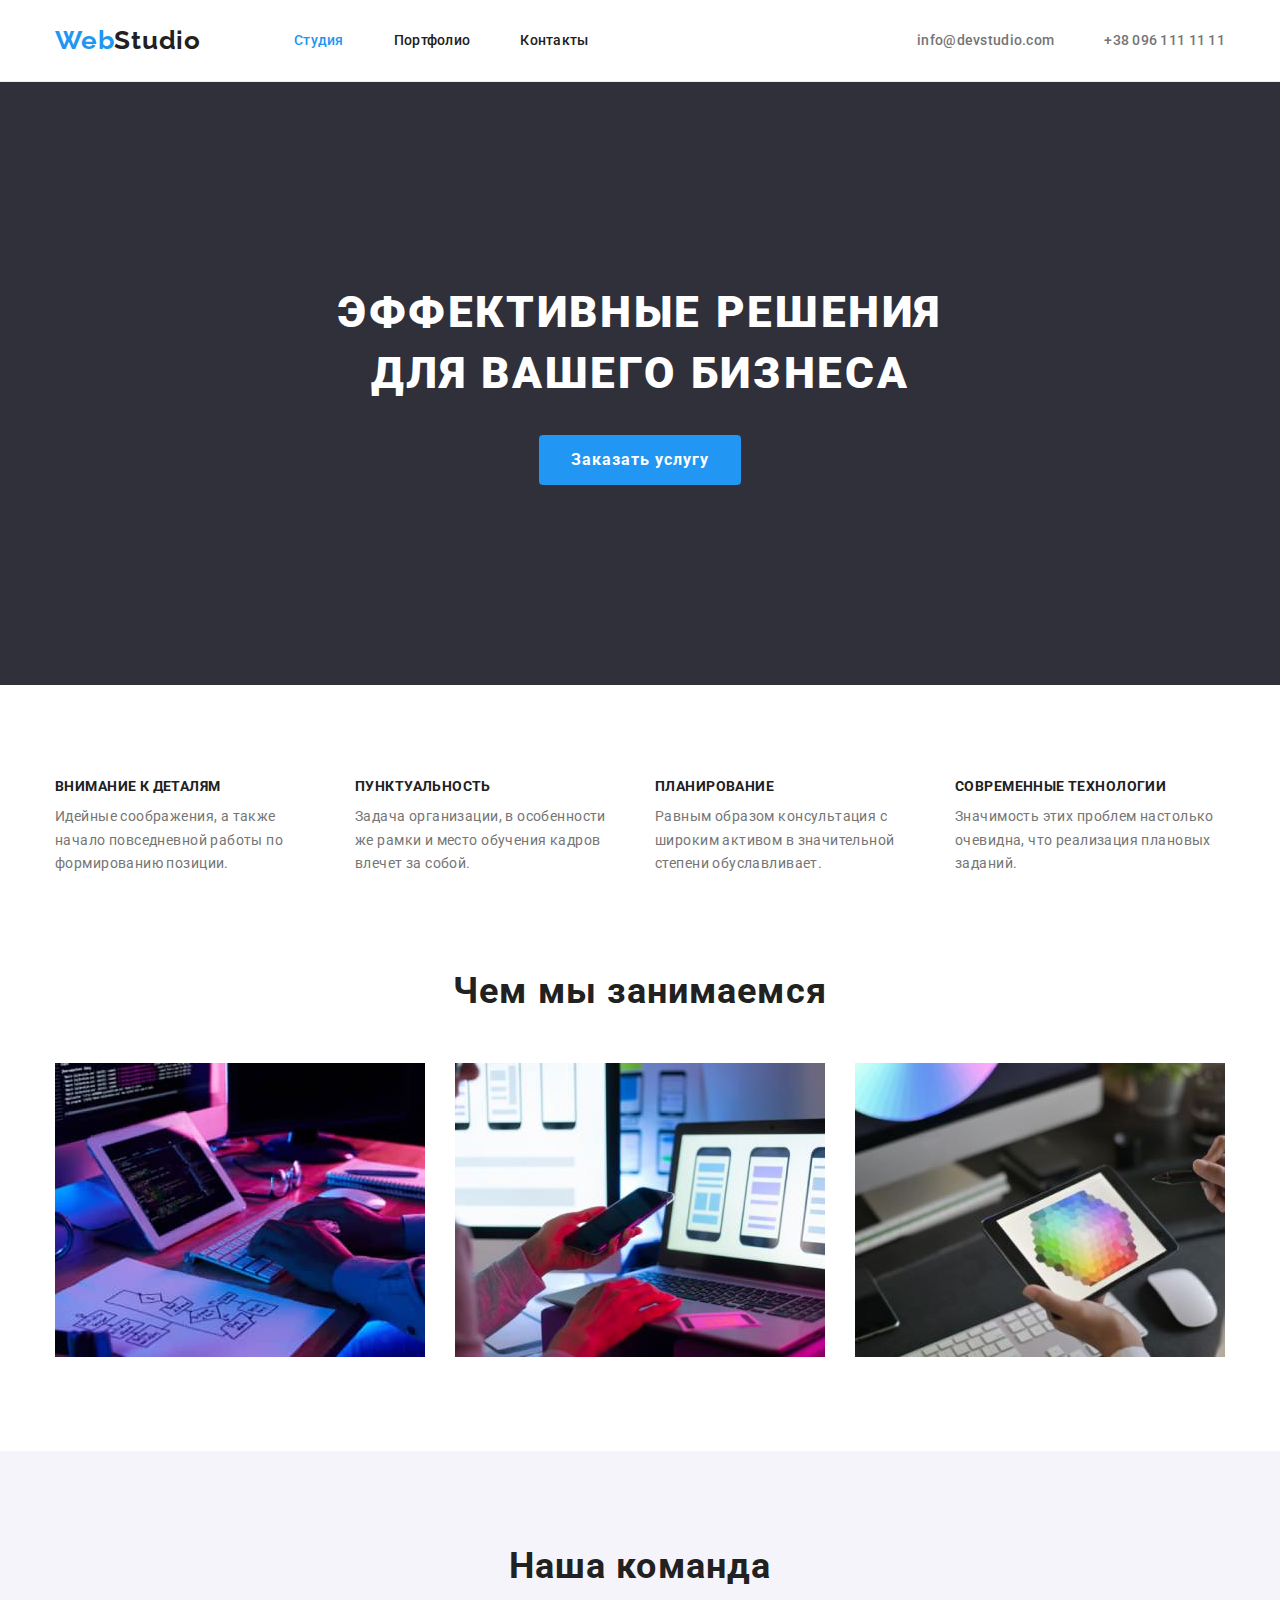
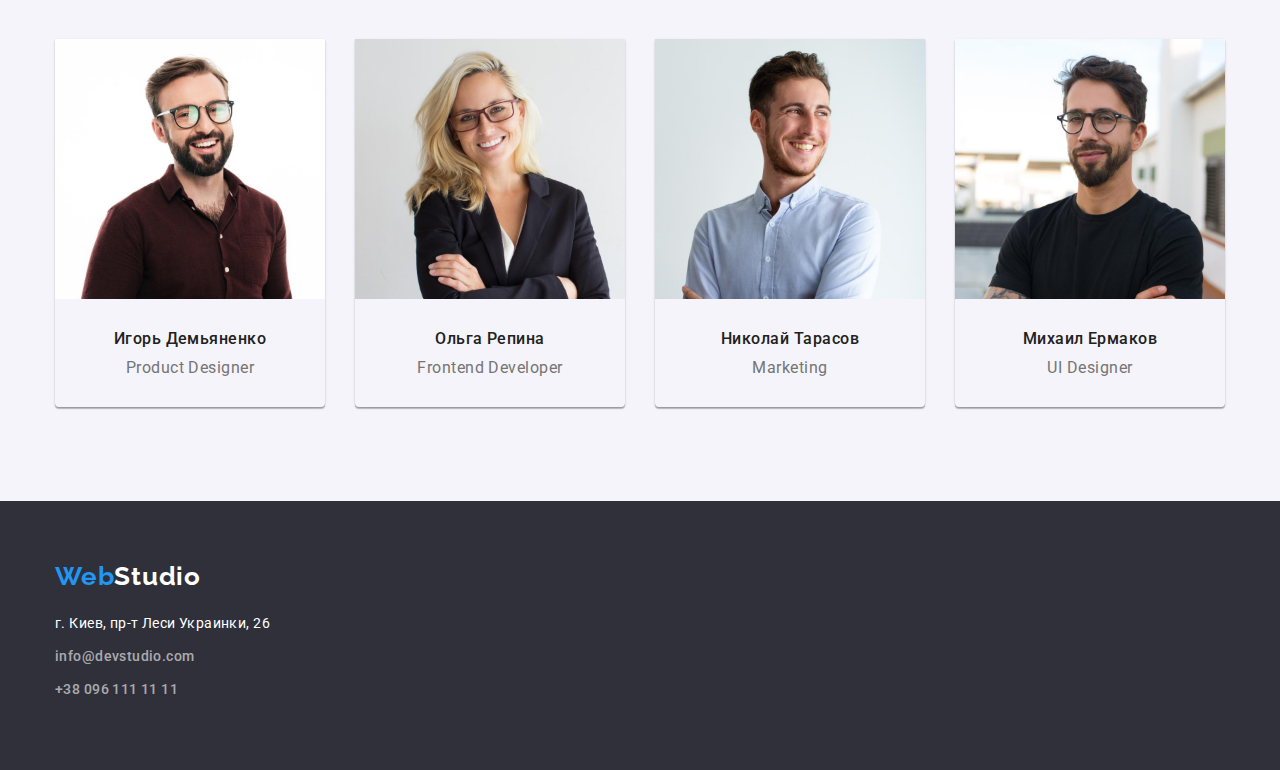
<file: index.html>
<!DOCTYPE html>
<html lang="ru">
<head>
    <meta charset="UTF-8">
    <meta http-equiv="X-UA-Compatible" content="IE=edge">
    <meta name="viewport" content="width=device-width, initial-scale=1.0">
    <link href="https://fonts.googleapis.com/css2?family=Raleway:wght@700&family=Roboto:wght@400;500;700;900&display=swap"
        rel="stylesheet">
    <title>Домашнее задание</title>
    <link rel="stylesheet" href="https://cdnjs.cloudflare.com/ajax/libs/modern-normalize/1.1.0/modern-normalize.min.css">
    <link rel="stylesheet" href="./css/styles.css">
</head>
<body>
    <!--Шапка-->
    <header class="header">
        <div class="container main-nav">
            <a href="" lang="en" class="logo"><span class="logo-web">Web</span>Studio</a>
        <nav>
            <ul class="site-nav list">
                <li class="site-nav-item"><a href="" class="site-nav-link active">Студия</a></li>
                <li class="site-nav-item"><a href="./portfolio.html" class="site-nav-link">Портфолио</a></li>
                <li class="site-nav-item"><a href="" class="site-nav-link">Контакты</a></li>
            </ul>
        </nav>
        
        <ul class="auth-nav list">
            <li class="auth-nav-item"> <a href="mailto:info@devstudio.com" class="auth-nav-link">info@devstudio.com</a></li>
            <li class="auth-nav-item"> <a href="tel:+380961111111" class="auth-nav-link">+38 096 111 11 11</a></li>
        </ul>
    </div>
       
    </header>
    <!--Основной контент-->
    <main>
        <!--Секция один-->
        <section class="hero  section">
            <div class="container">
                <h1 class="hero-title">Эффективные решения для вашего бизнеса</h1>
                <button type="button" class="hero-button">Заказать услугу</button>
            </div>          
        </section>
        <!--Секция два -->
        <section class=" section">
            <div class="container"> 
            <ul class="list feature">
                <li class="feature-item">
                    <h3 class="feature-title">Внимание к деталям</h3>
                    <p class="feature-text">Идейные соображения, а также начало повседневной работы по формированию позиции.</p>
                </li>
                <li class="feature-item">
                    <h3 class="feature-title">Пунктуальность</h3>
                    <p class="feature-text">Задача организации, в особенности же рамки и место обучения кадров влечет за собой.</p>
                </li>
                <li class="feature-item">
                    <h3 class="feature-title">Планирование</h3>
                    <p class="feature-text">Равным образом консультация с широким активом в значительной степени обуславливает.</p>
                </li>
                <li class="feature-item">
                    <h3 class="feature-title">Современные технологии</h3>
                    <p class="feature-text">Значимость этих проблем настолько очевидна, что реализация плановых заданий.</p>
                </li>
            </ul>
            </div>
        </section>
        <!--Секция три-->
        <section class="second-section">
            <div class="container">
            <h2 class="second-title">Чем мы занимаемся</h2>
                <ul  class="list second">
                    <li class="second-item">
                       <img src="./img/box1.jpg" alt="руки работают за копютером" width="370">
                    </li>
                    <li class="second-item">
                       <img src="./img/box2.jpg" alt="в одной руке смартфон вторая лежит на ноутбуке" width="370">
                    </li>
                    <li class="second-item"> 
                        <img src="./img/box3.jpg" alt="выбор палитры цветов на планшете" width="370">
                    </li>
                </ul>
            </div>
        </section>
        <!--Секция четыре-->
        <section class="team section">
            <div class="container">
                <h2 class="second-title">Наша команда</h2>
                <ul class="list team-list">
                    <li class="team-card">
                        <img class="img-card" src="./img/img.jpg" alt="мужчина в очках " width="270">
                        <h3 class="team-title">Игорь Демьяненко</h3>
                        <p lang="en" class="team-text">Product Designer</p>
                    </li>
                    <li class="team-card">
                        <img class="img-card" src="./img/img(1).jpg" alt="женщина блондинка в очках" width="270">
                        <h3 class="team-title">Ольга Репина</h3>
                        <p lang="en" class="team-text">Frontend Developer</p>
                    </li>
                    <li class="team-card">
                        <img class="img-card" src="./img/img(2).jpg" alt="мужчина в сорочке" width="270">
                        <h3 class="team-title">Николай Тарасов</h3>
                        <p lang="en" class="team-text">Marketing</p>
                    </li>
                    <li class="team-card">
                        <img class="img-card" src="./img/img(3).jpg" alt="мужчина в очках на улице" width="270">
                        <h3 class="team-title">Михаил Ермаков</h3>
                        <p lang="en" class="team-text">UI Designer</p>
                    </li>
                </ul>
            </div>            
        </section>
    </main>
    <!--Подвал-->
    <footer class="footer ">
        <div class="container">
            <a href="" lang="en" class="logo-footer logo"><span class="logo-web">Web</span>Studio</a>
            <address>
                <ul class="list">
                    <li> <a href="" class="address-link ">г. Киев, пр-т Леси Украинки, 26</a></li>
                    <li> <a href="mailto:info@devstudio.com" class=" footer-link">info@devstudio.com</a></li>
                    <li> <a href="tel:+380961111111" class=" footer-link">+38 096 111 11 11</a></li>
                </ul>
            </address>
        </div>     
    </footer>   
</body>
</html>
</file>
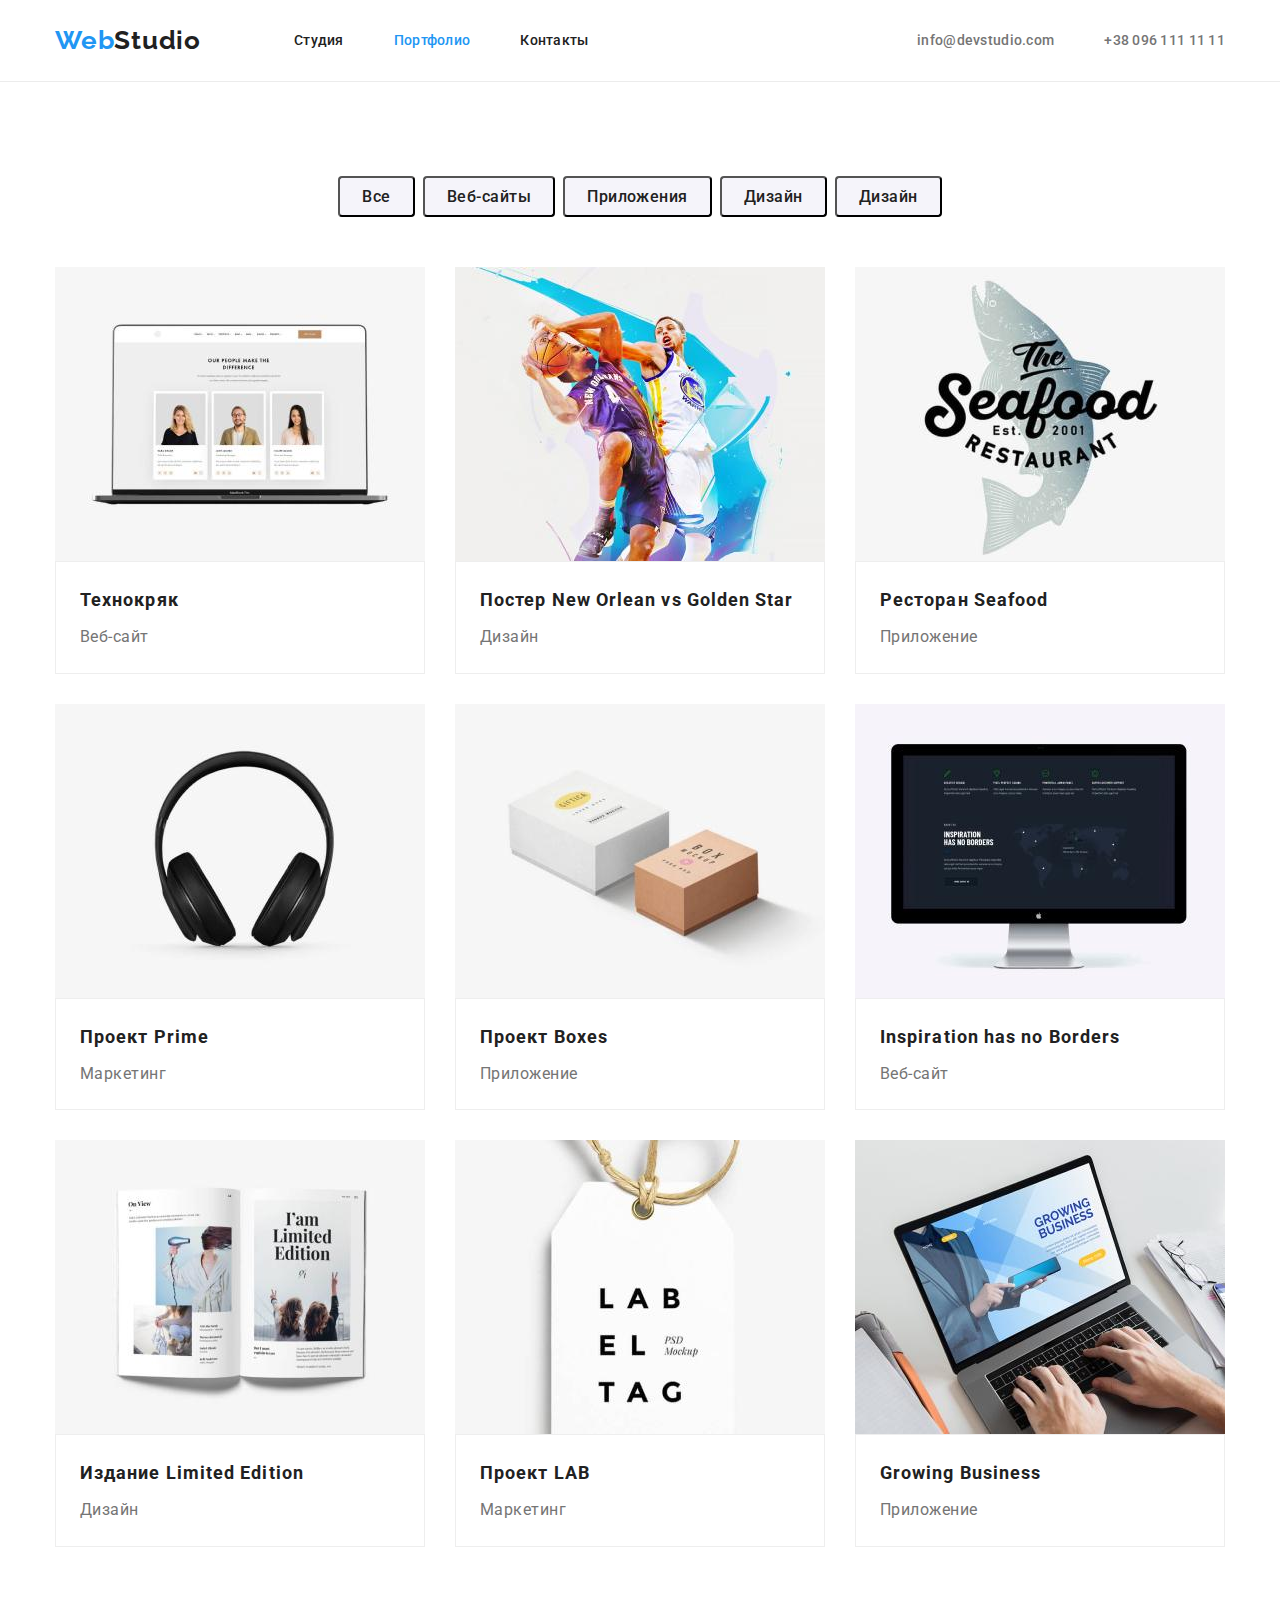
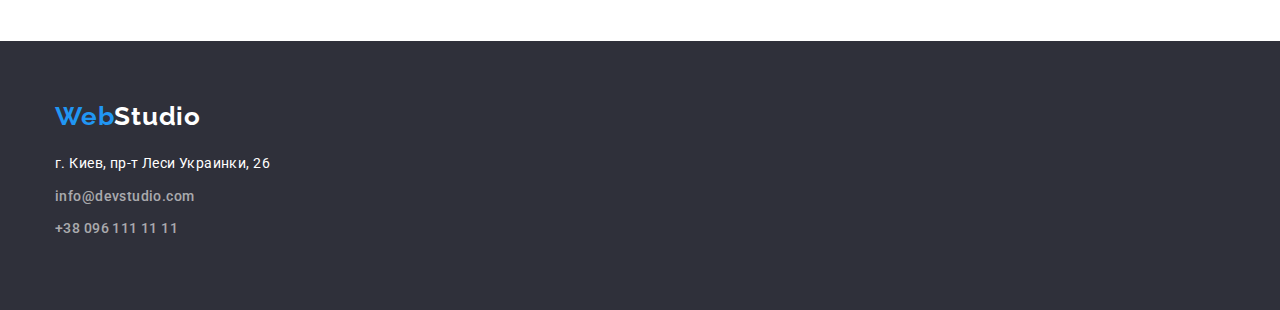
<file: portfolio.html>
<!DOCTYPE html>
<html lang="ru">

<head>
    <meta charset="UTF-8">
    <meta http-equiv="X-UA-Compatible" content="IE=edge">
    <meta name="viewport" content="width=device-width, initial-scale=1.0">
    <link href="https://fonts.googleapis.com/css2?family=Raleway:wght@700&family=Roboto:wght@400;500;700;900&display=swap"
        rel="stylesheet">
    <title>Домашнее задание</title>
    <link rel="stylesheet" href="https://cdnjs.cloudflare.com/ajax/libs/modern-normalize/1.1.0/modern-normalize.min.css">
    <link rel="stylesheet" href="./css/styles.css">
</head>

<body>
    <!--Шапка-->
    <header class="header">
        <div class="container main-nav">
            <a href="" lang="en" class="logo"><span class="logo-web">Web</span>Studio</a>
            <nav>
                <ul class="site-nav list">
                    <li class="site-nav-item"><a href="./index.html" class="site-nav-link">Студия</a></li>
                    <li class="site-nav-item"><a href="./portfolio.html" class="site-nav-link active">Портфолио</a></li>
                    <li class="site-nav-item"><a href="" class="site-nav-link">Контакты</a></li>
                </ul>
            </nav>
            
            <ul class="auth-nav list">
                <li class="auth-nav-item"> <a href="mailto:info@devstudio.com" class="auth-nav-link">info@devstudio.com</a></li>
                <li class="auth-nav-item"> <a href="tel:+380961111111" class="auth-nav-link">+38 096 111 11 11</a></li>
            </ul>
        </div>
    </header>
    <!--Основной контент-->
    <main>
       <!-- Филтр -->
       <section class="section">
        <h1 class="visually-hidden">Портфолио</h1>
           <div class="container">
            <ul class="list filter-list">
                <li class="filter-item">
                    <button type="button" class="filter-button">Все</button>
                </li>
                <li class="filter-item">
                    <button type="button" class="filter-button">Веб-сайты</button>
                </li>
                <li class="filter-item">
                    <button type="button" class="filter-button">Приложения</button>
                </li>
                <li class="filter-item">
                    <button type="button" class="filter-button">Дизайн</button>
                </li>
                <li class="filter-item">
                    <button type="button" class="filter-button">Дизайн</button>
                </li>
            </ul>
           </div>
       <!-- Проекти -->
           <div class="container">
                <ul class="list project">
                    <li class="project-item" >
                        <a href="" class="project-link">
                            <img class="img-card" src="./img/img-techno.jpg" alt="открыт сайт на ноутбуке" width="370">
                            <div class="project-card">
                                <h3 class="project-title project-active">Технокряк</h3>
                                <p class="project-text project-active">Веб-сайт</p>
                            </div>
                        </a>
                    </li>
                    <li class="project-item" >
                        <a href="" class="project-link">
                            <img class="img-card"  src="./img/img-new-orlean.jpg" alt="двое мужчин играют в баскетбол" width="370">
                           <div class="project-card">
                                <h3 lang="en" class="project-title project-active">Постер New Orlean vs Golden Star</h3>
                                <p class="project-text project-active">Дизайн</p>
                           </div>
                        </a>
                    </li>
                    <li class="project-item" >
                        <a href="" class="project-link">
                            <img class="img-card"  src="./img/img-seafood.jpg" alt="логотип с рыбой" width="370">
                           <div class="project-card">
                                <h3 lang="en" class="project-title project-active">Ресторан Seafood</h3>
                                <p class="project-text project-active">Приложение</p>
                           </div>
                        </a>
                    </li>
                    <li class="project-item" >
                        <a href="" class="project-link">
                            <img class="img-card"  src="./img/img-prime.jpg" alt="наушники" width="370">
                          <div class="project-card">
                                <h3 lang="en" class="project-title project-active">Проект Prime</h3>
                                <p class="project-text project-active">Маркетинг</p>
                          </div>
                        </a>
                    </li>
                    <li class="project-item" >
                        <a href="" class="project-link">
                            <img class="img-card"  src="./img/img-boxes.jpg" alt="две коробки" width="370">
                            <div class="project-card">
                                <h3 lang="en" class="project-title project-active">Проект Boxes</h3>
                                <p class="project-text project-active">Приложение</p>
                            </div>
                        </a>
                    </li>
                    <li class="project-item" >
                        <a href="" class="project-link">
                            <img class="img-card"  src="./img/img-inspiration.jpg" alt="монитор" width="370">
                           <div class="project-card">
                                <h3 lang="en" class="project-title project-active">Inspiration has no Borders</h3>
                                <p class="project-text project-active">Веб-сайт</p>
                           </div>
                        </a>
                    </li>
                    <li class="project-item">
                        <a href="" class="project-link">
                            <img class="img-card"  src="./img/img-limited-edition.jpg" alt="журнал" width="370">
                          <div  class="project-card">
                                <h3 lang="en" class="project-title project-active">Издание Limited Edition</h3>
                                <p class="project-text project-active">Дизайн</p>
                          </div>
                        </a>
                    </li>
                    <li class="project-item" >
                        <a href="" class="project-link">
                            <img class="img-card"  src="./img/img-lab.jpg" alt="бирка снадписью" width="370">
                           <div class="project-card">
                                <h3 lang="en" class="project-title project-active">Проект LAB</h3>
                                <p class="project-text project-active">Маркетинг</p>
                           </div>
                        </a>
                    </li>
                    <li class="project-item" >
                        <a href="" class="project-link">
                            <img class="img-card"  src="./img/img-growing-business.jpg" alt="работа за ноутбуком" width="370">
                          <div class="project-card">
                                <h3 lang="en" class="project-title project-active">Growing Business</h3>
                                <p class="project-text project-active">Приложение</p>
                          </div>
                        </a>
                    </li>
                </ul>
           </div>
       </section>
    </main>
    <!--Подвал-->
    <footer class="footer">
       <div class="container">
            <a href="" lang="en" class="logo-footer logo"><span class="logo-web">Web</span>Studio</a>
            <address>
                <ul class="list">
                    <li> <a href="" class="address-link ">г. Киев, пр-т Леси Украинки, 26</a></li>
                    <li> <a href="mailto:info@devstudio.com" class=" footer-link">info@devstudio.com</a></li>
                    <li> <a href="tel:+380961111111" class="footer-link">+38 096 111 11 11</a></li>
                </ul>
            </address>
       </div>
    </footer>
</body>

</html>
</file>
<file: css/styles.css>
:root {
  --primary-whit-color: #ffffff;
  --title-text-color: #212121;
  --accen-color: #2196f3;
  --primary-text-color: #757575;
  --secondary-bg-color: #f5f4fa;
}
body {
  font-family: "Roboto", sans-serif;
  background-color: var(--primary-whit-color);
  color: var(--primary-text-color);
}
.visually-hidden {
  position: absolute;
  width: 1px;
  height: 1px;
  margin: -1px;
  border: 0;
  padding: 0;

  white-space: nowrap;
  clip-path: inset(100%);
  clip: rect(0 0 0 0);
  overflow: hidden;
}
/* Утилиты */
.list {
  padding: 0;
  margin: 0;
  list-style: none;
}

.container {
  margin-left: auto;
  margin-right: auto;
  padding: 0 15px;
  width: 1200px;
}

.section {
  padding-top: 94px;
  padding-bottom: 94px;
}

h1,
h2,
h3,
p {
  margin: 0;
}

.img-card {
  display: block;
}
img {
  display: block;
}

/* Шапка */

.header {
  border-bottom: 1px solid #ececec;
}
.main-nav {
  display: flex;
  align-items: center;
}
.logo {
  margin-right: 93px;

  font-family: "Raleway", sans-serif;
  font-weight: 700;
  font-size: 26px;
  line-height: 1.2;
  text-decoration: none;
  letter-spacing: 0.03em;
  color: var(--title-text-color);
}
.logo-web {
  color: var(--accen-color);
}
.logo-footer {
  display: inline-block;
  margin-bottom: 20px;

  color: var(--primary-whit-color);
}
.logo:hover,
.logo:focus {
  color: var(--accen-color);
}

/* Site nav / Auth nav */
.site-nav,
.auth-nav {
  display: flex;
}
.auth-nav {
  margin-left: auto;
}
.site-nav-item:not(:last-child),
.auth-nav-item:not(:last-child) {
  margin-right: 50px;
}
.site-nav-link,
.auth-nav-link {
  display: block;
  padding-top: 32px;
  padding-bottom: 32px;

  font-weight: 500;
  font-size: 14px;
  line-height: 1.2;

  text-decoration: none;
  letter-spacing: 0.02em;

  color: var(--primary-text-color);
}
.site-nav-link {
  color: var(--title-text-color);
}
.site-nav-link:hover,
.site-nav-link:focus,
.auth-nav-link:hover,
.auth-nav-link:focus {
  color: var(--accen-color);
}
.active {
  color: var(--accen-color);
}
/* Основной контент */

.hero {
  padding-top: 200px;
  padding-bottom: 200px;

  background-color: #2f303a;
  text-align: center;
}
.hero-title {
  margin-left: auto;
  margin-right: auto;
  margin-bottom: 30px;
  max-width: 700px;

  font-weight: 900;
  font-size: 44px;
  line-height: 1.4;

  letter-spacing: 0.06em;
  text-transform: uppercase;
  color: var(--primary-whit-color);
}
.hero-button {
  display: inline-block;
  border: 0px solid transparent;
  border-radius: 4px;
  padding: 10px 32px;

  font-family: "Roboto", sans-serif;
  font-weight: 700;
  font-size: 16px;
  line-height: 1.9;

  letter-spacing: 0.06em;
  cursor: pointer;
  text-align: center;

  background-color: var(--accen-color);
  color: var(--primary-whit-color);
}
.hero-button:hover,
.hero-button:focus {
  color: var(--title-text-color);
}
.feature {
  display: flex;
}
.feature-item {
  width: 270px;
}
.feature-item:not(:last-child) {
  margin-right: 30px;
}
.feature-title {
  margin-top: 0;
  margin-bottom: 10px;

  font-size: 14px;
  line-height: 1.1;

  letter-spacing: 0.03em;
  text-transform: uppercase;

  color: var(--title-text-color);
}
.feature-text {
  font-size: 14px;
  line-height: 1.7;

  letter-spacing: 0.03em;
}
.second-section {
  padding-bottom: 94px;
}
.second {
  display: flex;
}
.second-item:not(:last-child) {
  margin-right: 30px;
}
.second-title {
  margin-bottom: 50px;

  font-size: 36px;
  line-height: 1.2;
  text-align: center;
  letter-spacing: 0.03em;
  color: var(--title-text-color);
}
.team {
  background-color: var(--secondary-bg-color);
}
.team-list {
  display: flex;
}
.team-card {
  margin-right: 30px;
  padding-bottom: 30px;

  box-shadow: 0px 1px 3px rgba(0, 0, 0, 0.12), 0px 1px 1px rgba(0, 0, 0, 0.14),
    0px 2px 1px rgba(0, 0, 0, 0.2);
  border-radius: 0px 0px 4px 4px;

  width: 270px;
}
.team-card:last-child {
  margin-right: 0;
}
.team-title {
  margin-top: 30px;
  margin-bottom: 10px;

  font-weight: 500;
  font-size: 16px;
  line-height: 1.2;

  text-align: center;
  letter-spacing: 0.03em;

  color: var(--title-text-color);
}
.team-text {
  margin-bottom: 0;

  font-size: 16px;
  line-height: 1.2;

  text-align: center;
  letter-spacing: 0.03em;
}
/* Портфолио */

.filter-list {
  display: flex;
  justify-content: center;
  margin-bottom: 50px;
}
.filter-item:not(:last-child) {
  margin-right: 8px;
}

.filter-button {
  display: inline-block;
  padding: 6px 22px;

  font-family: "Roboto", sans-serif;
  font-weight: 500;
  font-size: 16px;
  line-height: 1.6;

  text-align: center;
  letter-spacing: 0.03em;
  cursor: pointer;
  border-radius: 4px;

  background: var(--secondary-bg-color);
  color: var(--title-text-color);
}
.filter-button:hover,
.filter-button:focus {
  color: var(--primary-whit-color);
  background-color: var(--accen-color);
}
/* Проэкты */
.project {
  display: flex;
  flex-wrap: wrap;
}
.project-item {
  margin-right: 30px;
  margin-bottom: 30px;

  width: 370px;
}
.project-item:nth-child(3n) {
  margin-right: 0px;
}
.project-item:nth-last-child(-n + 3) {
  margin-bottom: 0;
}
.project-card {
  margin: 0;
  padding: 20px 24px;
  border: 1px solid #eeeeee;
}

.project-link {
  text-decoration: none;
  display: inline-block;
}
.project-title {
  margin-bottom: 4px;

  font-size: 18px;
  line-height: 2;
  max-width: 370px;

  letter-spacing: 0.06em;

  color: var(--title-text-color);
}
.project-text {
  font-size: 16px;
  line-height: 1.9;
  max-width: 370px;

  letter-spacing: 0.03em;
  color: var(--primary-text-color);
}
.project-active:hover,
.project-active:focus {
  color: var(--accen-color);
}

/* Подвал */

.footer {
  padding-top: 60px;
  padding-bottom: 60px;

  background-color: #2f303a;
}
.address-link {
  display: inline-block;
  margin-bottom: 9px;

  font-style: normal;
  font-size: 14px;
  line-height: 1.7;
  letter-spacing: 0.03em;
  text-decoration: none;

  color: var(--primary-whit-color);
}
.footer-link {
  display: inline-block;
  margin-bottom: 9px;

  font-weight: 500;
  font-size: 14px;
  line-height: 1.2;

  text-decoration: none;
  font-style: normal;
  line-height: 1.7;
  letter-spacing: 0.03em;
  color: rgba(255, 255, 255, 0.6);
}
.footer-link:not(:last-child) {
  margin-bottom: 9px;
}
.address-link:hover,
.address-link:focus,
.footer-link:hover,
.footer-link:focus {
  color: var(--accen-color);
}
</file>
